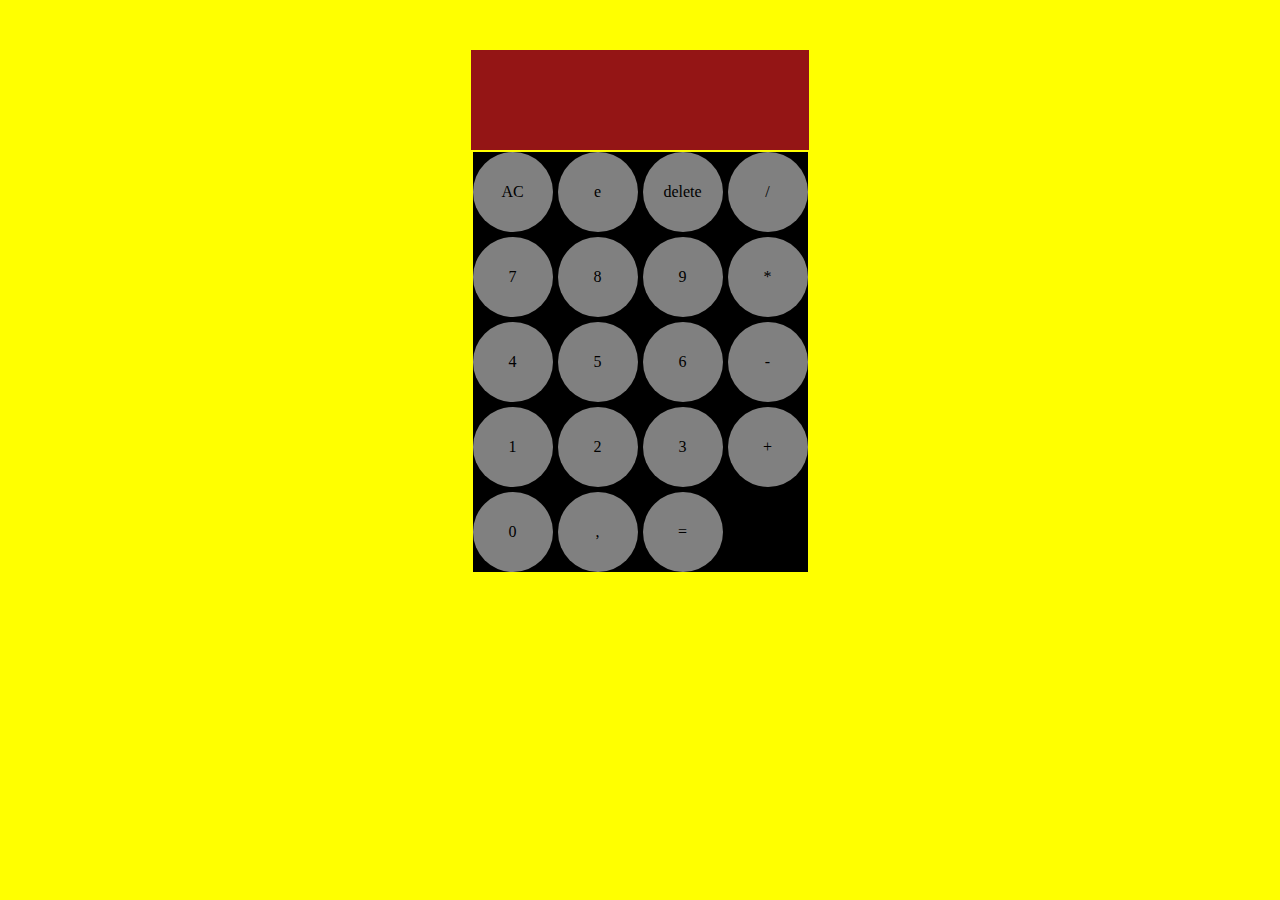
<file: calculator/index.html>
<!DOCTYPE html>
<html lang="en">
<head>
    <link rel="stylesheet" href="style.css">
    <meta charset="UTF-8">
    <meta http-equiv="X-UA-Compatible" content="IE=edge">
    <meta name="viewport" content="width=device-width, initial-scale=1.0">
    <title>Document</title>
</head>
<body>
    <div class="vrednost">

    </div>
    <div class="container">
        <div class="grid item1">AC</div>
        <div class="grid item2">e</div>
        <div class="grid item3">delete</div>
        <div class="grid item4">/</div>
        <div class="grid item5">7</div>
        <div class="grid item6">8</div>
        <div class="grid item7">9</div>
        <div class="grid item8">*</div>
        <div class="grid item9">4</div>
        <div class="grid item10">5</div>
        <div class="grid item11">6</div>
        <div class="grid item12">-</div>
        <div class="grid item13">1</div>
        <div class="grid item14">2</div>
        <div class="grid item15">3</div>
        <div class="grid item16">+</div>
        <div class="grid item17">0</div>
        <div class="grid item18">,</div>
        <div class="grid item19">=</div>
    </div>
    <script src="app.js"></script>
</body>
</html>
</file>
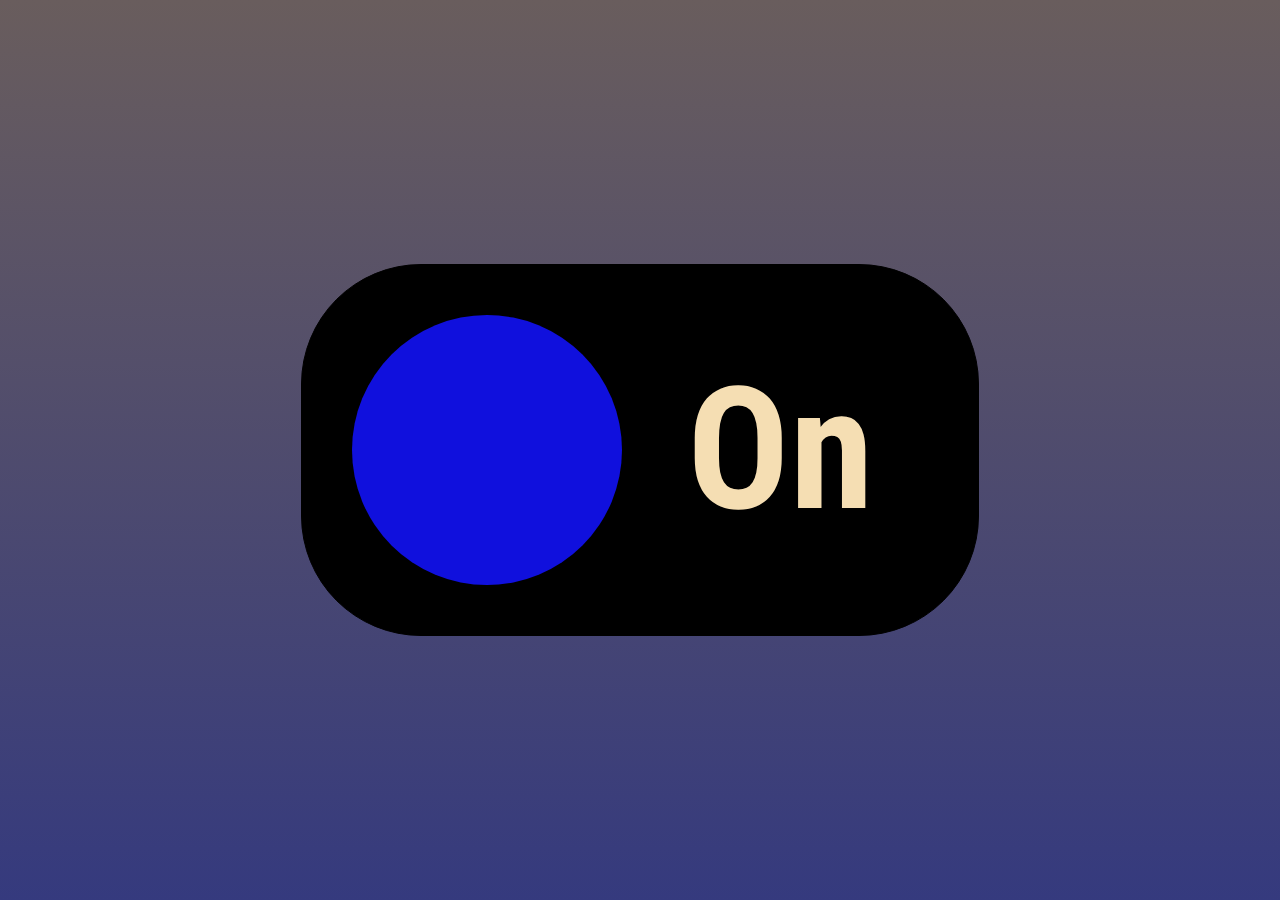
<file: onOff/index.html>
<!DOCTYPE html>
<html lang="en">
<head>
    <link rel="preconnect" href="https://fonts.googleapis.com">
<link rel="preconnect" href="https://fonts.gstatic.com" crossorigin>
<link href="https://fonts.googleapis.com/css2?family=Roboto+Condensed:wght@300&display=swap" rel="stylesheet">
    <link rel="stylesheet" href="style.css">
    <meta charset="UTF-8">
    <meta http-equiv="X-UA-Compatible" content="IE=edge">
    <meta name="viewport" content="width=device-width, initial-scale=1.0">
    <title>Document</title>
</head>
<body>
    <div class="container">
        <h1 id="tekst1">On</h1>
        <h1 id="tekst">On</h1>
        <div class="on"></div>
    </div>
    <script src="app.js"></script>
</body>
</html>
</file>
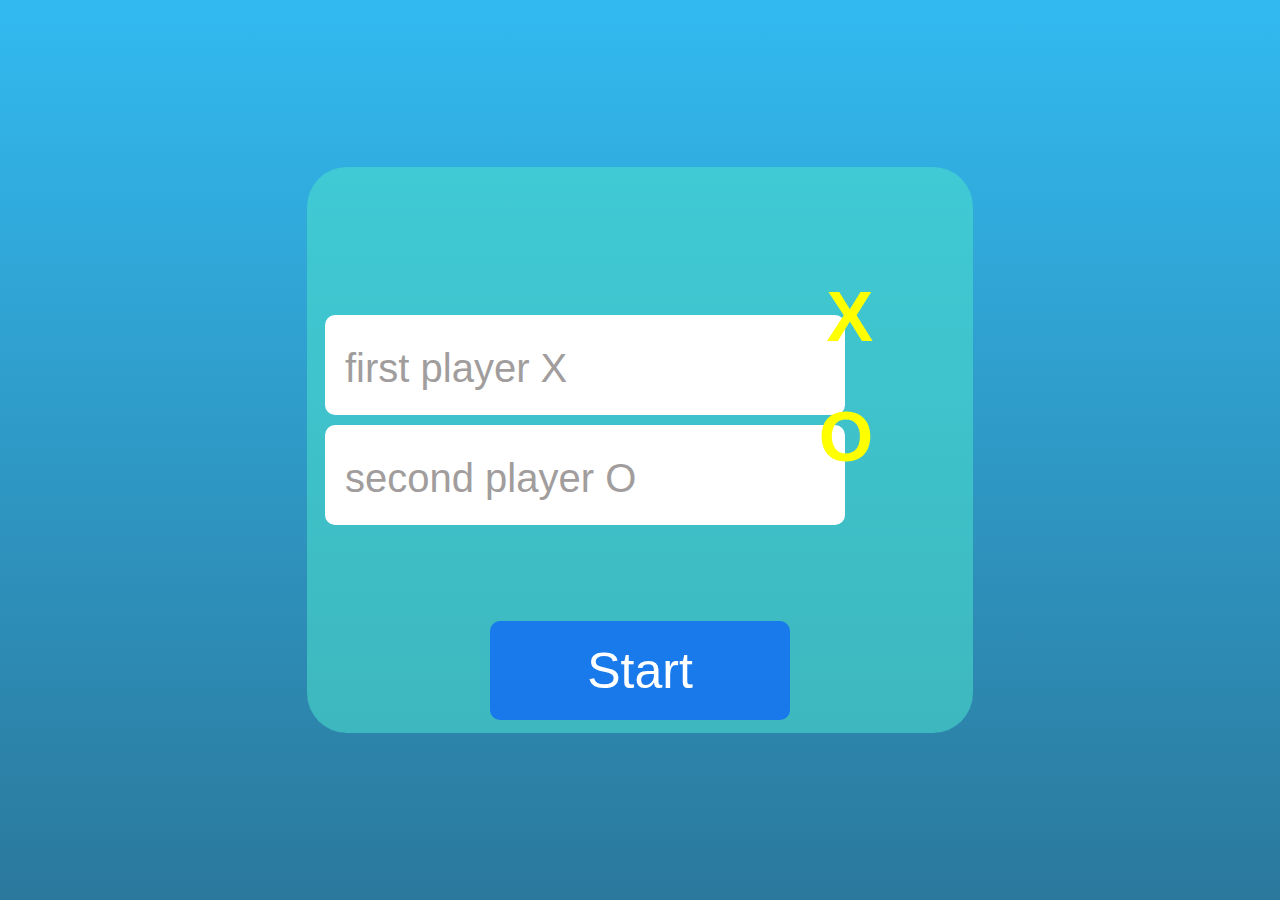
<file: ticgame/index.html>
<!DOCTYPE html>
<html lang="en">
<head>
    <link rel="stylesheet" href="style.css">
    <link rel="stylesheet" href="login.css">
    <meta charset="UTF-8">
    <meta http-equiv="X-UA-Compatible" content="IE=edge">
    <meta name="viewport" content="width=device-width, initial-scale=1.0">
    <title>Document</title>
</head>
<body>
    
    <section class="Main">
        <div class="pobedaX">
        </div>
        <div class="pobedaO">
        </div>
        <h1 class="naslov">Start game ...</h1>
        
        <section class="container">
            <button class="dugme dugme1"></button>
            <button class="dugme dugme2"></button>
            <button class="dugme dugme3"></button>
            <button class="dugme dugme4"></button>
            <button class="dugme dugme5"></button>
            <button class="dugme dugme6"></button>
            <button class="dugme dugme7"></button>
            <button class="dugme dugme8"></button>
            <button class="dugme dugme9"></button>
        </section>
    </section>
    
    <section class="notMain">
        <div class="pocetna">
            
            <input type="text" id="playerfirst" placeholder="first player X">
            <h1 class="x">X</h1>
            <input type="text" id="playersecond" placeholder="second player O">
            <h1 class="oks">O</h1>

        </div>
        <button class="btnStart">Start</button>
    </section>
    <script src="app.js"></script>
</body>
</html>
</file>
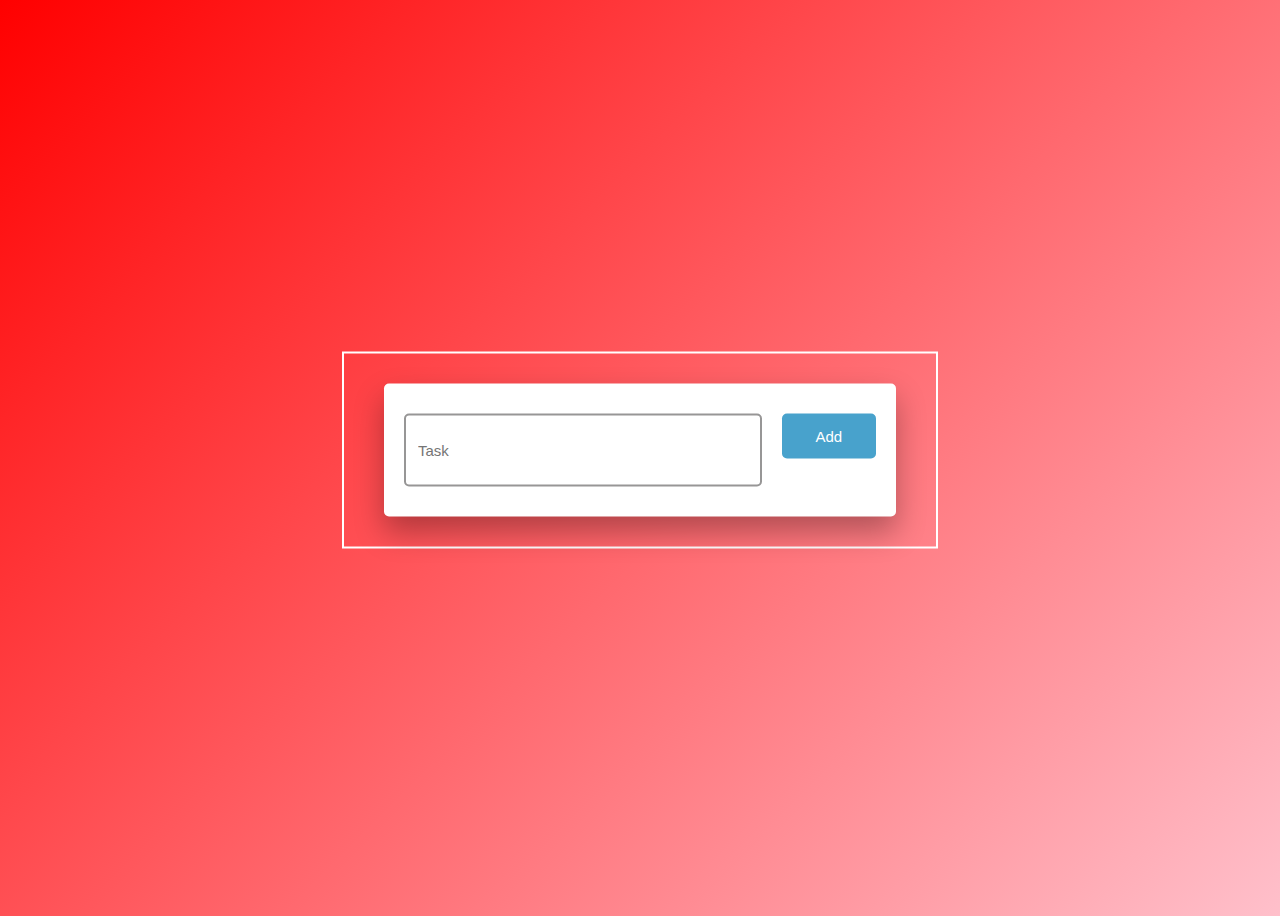
<file: toDoList/index.html>
<!DOCTYPE html>
<html lang="en">
<head>
    <link rel="stylesheet" href="style.css">
    <meta charset="UTF-8">
    <meta http-equiv="X-UA-Compatible" content="IE=edge">
    <meta name="viewport" content="width=device-width, initial-scale=1.0">
    <title>Document</title>
</head>
<body>
    <div class="container">
        <div id="newtask">
            <input type="text" placeholder="Task" id="input">
            <button id="push">Add</button>

        </div>
        <div id="tasks" class="tasksStyle">

        </div>
    </div>





    <script src="app.js"></script>
</body>
</html>
</file>
<file: calculator/style.css>
*{
    padding: 0%;
    margin: 0%;
}
body{
    background-color: yellow;
    display: flex;
    justify-content: center;
    align-items: center;
    flex-direction: column;
}


.container{
    background-color: black;
    display: grid;
    grid-template-columns: auto auto auto auto;
    grid-gap: 5px;
}

.grid{
    background-color: grey;
    width: 80px;
    height: 80px;
    border-radius: 50%;
    text-align: center;
    display: flex;
    justify-content: center;
    align-items: center;
}
.item11{

}
.vrednost{
    margin: 50px 0px 2px 0px;
    font-size: 30px;
    color: white;
    font-weight: bold;
    display: flex;
    justify-content: flex-end;
    height: 100px;
    width: 338px;
    background-color: rgb(148, 21, 21);
}
</file>
<file: onOff/style.css>
*{
    margin: 0%;
    padding: 0%;
}

body{
    height: 100vh;
    display: flex;
    justify-content: center;
    align-items: center;
    background: linear-gradient(rgb(105, 93, 93),rgb(53, 58, 126));
}

.container{
    position: relative;
    padding: 50px;
    width: 45%;
    height: 30%;
    align-items: center;
    display: flex;
    background-color: black;
    border-radius: 120px;
    border: 1px black solid;

}


#tekst,#tekst1{
    position: absolute;
    left: 57%;
    font-size: 170px;
    color: wheat;
    font-family: 'Roboto Condensed', sans-serif;
    transform: scale(0);

}
#tekst1{
    transform: scale(1);
}
.on{
    width: 270px;
    height: 270px;
    background-color: rgb(16, 16, 221);
    border-radius: 50%;
    color: white;
    display: flex;
    justify-content: center;
    align-items: center;
    
    font-size: 0px;
    
}



@keyframes animacija{
    0%{margin-left: 0%;}
    100%{margin-left: 56%;}
}
@keyframes animacijaOff{
    0%{margin-left: 56%;}
    100%{margin-left: 0%;}
}


@keyframes animacijaT{
    0%{transform: scale(0);}
    100%{transform: scale(1);}
}

@keyframes animacijaF{
    0%{transform: scale(0);}
    100%{transform: scale(1);}
}
</file>
<file: ticgame/style.css>
*{

    margin: 0%;
    padding: 0%;


}
.Main{
    background: linear-gradient(rgb(43, 168, 168),rgb(16, 106, 158));
    width: 100%;
    height: 100vh;
    position: absolute;
    display: flex;
    justify-content: center;
    align-items: center;
    flex-direction: column;
    font-family: Poppins,sans-serif;
    
}


.container{    
    width: 500px;
    height: 500px;
    display: grid;
    grid-template-columns: auto auto auto;
    grid-gap: 5px;
}


.pobedaX ,.pobedaO{
    z-index: 10;
    margin-top: 20px;

    top: 0%;
    text-align: center;
    padding-top: 15%;
    font-size: 70px;
    color: rgb(62, 184, 255);
    background-color: rgb(255, 255, 0);
    text-shadow: 5px 5px 5px black;
    width: 79%;
    border-radius: 10px;
    height: 0%;
    position: absolute;
    display: none;
    animation: padBg 3s;
    animation-fill-mode: forwards;

}



@keyframes padBg{
    0%{
        height: 20vh;
    }
    100%{
        height: 60vh;
    }
}

.dugme{
    background-color: yellow;
    width: 165px;
    height: 165px;
    display: flex;
    flex-direction: column;
    justify-content: center;
    align-items: center;
    position: relative;
    border: 2px solid orange;
    
}



.nest{
    z-index: 3;
    position: absolute;
    width: 0%;
    height: 8px;
    background: rgb(29, 173, 184);
    transform: rotate(55deg);
    animation: anm 0.8s;
    animation-fill-mode: forwards;
    
    
}
.nist{
    z-index: 3;
    position: absolute;
    width: 0%;
    height: 8px;
    background: rgb(29, 173, 184);
    transform: rotate(-55deg);
    animation: anm 0.8s;
    animation-fill-mode: forwards;
    
}


.nust{
    position: absolute;
    z-index: 3;
    background: none;
    border: 7px rgb(29, 173, 184) solid;
    border-radius: 100%;
    width: 0%;
    height: 0%;
    animation: krug 1s;
    animation-fill-mode: forwards;
    
}
@keyframes krug {
    0%{width: 0%;}
    100%{width: 70%;
        height: 70%;}
}


@keyframes anm{
    0%{width: 0%;}
    100%{width: 90%;}
}

.naslov{
    margin: 0%;
    padding: 0%;
    margin-bottom: 30px;
    font-size: 35px;
    color: orange;
    font-family: Arial, Helvetica, sans-serif;
}
</file>
<file: ticgame/login.css>
*{
    margin: 0%;
    padding: 0%;
}
.notMain{
    width: 100%;
    height: 100vh;
    position: absolute;
    display: none;
    display: flex;
    align-items: center;
    justify-content: center;
    background: linear-gradient(rgb(50, 186, 240),rgb(43, 120, 156));
    height: 100vh;
    flex-direction: column;
}



.nickname{
    font-size: 70px;
    font-family: Poppins,sans-serif;
    color: blue;
}
::placeholder{
    color: rgb(161, 157, 157);
    font-size: 40px;
    
    opacity: 1;
}

#playerfirst ,#playersecond,.error{
    
    margin: 5px;
    width: 500px;
    height: 100px;
    font-size: 50px;
    padding-left: 20px;
    color: rgba(2, 0, 116, 0.644);
    border-radius: 10px;
    border: 0px solid;
    font-family: Verdana, Geneva, Tahoma, sans-serif;
    position: relative;
    bottom: 30px;
    
}
.pocetna{
    position: relative;
    border-radius: 40px;
    display: flex;
    justify-content: center;
    flex-direction: column;
    padding: 13px;
    width: 50%;
    height: 60%;
    background-color: rgba(75, 224, 204, 0.568);
}
.btnStart{
    position: absolute;
    bottom: 20%;
    width: 300px;
    height: 99px;
    font-size: 50px;
    color: white;
    border: none;
    border-radius: 10px;
    background: rgba(10, 95, 252, 0.705);
    animation: btnAnm 1s infinite;
}
.btnStart:hover{
    background-color: rgba(0, 102, 255, 0.5);
}

@keyframes btnAnm{
    0%{
        width: 300px;
        height: 99px;
        border-radius: 10px;
        
    }
    80%{
        width: 320px;
        font-size: 56px;
        height: 110px;
        border-radius: 13px;
    }
    100%{
        width: 300px;
        font-size: 50px;
        height: 99px;
        border-radius: 10px;

    }
}
.x,.oks{
    
    position: absolute;
    right: 15%;
    color: yellow;
    font-family: 'Franklin Gothic Medium', 'Arial Narrow', Arial, sans-serif;
    font-size: 70px;
    
    animation: xO 2s infinite;

    
}
.x{
    top: 110px;
}
.oks{
    top: 230px;
}

@keyframes xO{
    0%{
        transform: rotate(0);
    }
    100%{
        transform: rotate(360deg);
    }
}


#playerfirst:focus,#playersecond:focus-within{
    border: none;
    
    outline: none;

}

@keyframes failed{
    0%{
        transform: rotate(0deg);
    }
    40%{
        transform: rotate(3deg);
    }
    60%{
        transform: rotate(0deg);
    }
    100%{
        transform: rotate(-3deg);
    }
}
</file>
<file: toDoList/style.css>
::before,
::after{
    margin: 0p;
    padding: 0%;
    box-sizing: border-box;
}

body{
    height: 100vh;
    background: linear-gradient(
        135deg,
        red,
        pink

    );
    z-index: 1;
}

.container{
    border: 2px solid white;
    width: 40%;
    position: absolute;
    transform: translate(-50%,-50%);
    top: 50%;
    left: 50%;
    padding: 30px 40px;
}

#newtask{
    position: relative;
    background: white;
    padding: 30px 20px;
    border-radius: 5px;
    box-shadow: 0px 15px 30px rgba(0,0,0,0.3);
    
}

#newtask input{
    width: 70%;
    width: 70%;
    height: 45px;
    font-family: 'Segoe UI', Tahoma, Geneva, Verdana, sans-serif;
    font-size: 15px;
    border: 2px solid rgb(151, 150, 150);
    padding: 12px;
    color: black;
    font-weight: 500;
    position: relative;
    border-radius: 5px;
    

}

#newtask input:focus{
    outline: none ;
    border: rgb(236, 135, 152);
    
}
#newtask button{
    position: relative;
    float: right;
    width: 20%;
    height: 45px;
    border-radius: 5px;
    font-weight: 500;
    font-size: 15px;
    background-color: #48a2cc;
    border: none;
    color: white;
    cursor: pointer;
}

.tasksStyle{
    
    border-radius: 10px;
    box-shadow: 0px 15px 30px rgba(0,0,0,0.3);
    width: 90%;
    position: absolute;
    
    
}

#delete1{
    position: relative;
    transition: all 1.2s;
    background-color: rgb(243, 240, 240);
    border: none;
    border-radius: 5px;
    color: white;
    height: 3px;
    z-index: -1;
    left: -8px;

}
#divTasks:hover #delete1{
    height: 13.6vh;
    background-color: rgb(224, 13, 13);
    left: 0px;
    z-index: 1;

    
}
#divTasks{
    display: flex;
    justify-content: space-between;
}

#naslovTasks{
    color: white;
    font-family: 'Gill Sans', 'Gill Sans MT', Calibri, 'Trebuchet MS', sans-serif;
}

.task{
    background-color: white;
    height: 50px;
    padding: 5px 10px;
    margin-top: 10px;
    display: flex;
    align-items: center;
    justify-content: space-between;
    border-bottom: violet 2px solid;
}


.task span{
    font-family: 'Poppins',sans-serif;
    font-size: 15px;
    font-weight: 400;
}

.task button{
    background-color: rgb(141, 47, 141);
    height: 100%;
    width: 40px;
    border-radius: 5px;
    color: white;
    border: none;
    outline: none;
    cursor: pointer;
    
}


#divTasks{
    display: flex;
    background:linear-gradient(
        70deg,
        rgb(60, 111, 189),
        rgb(153, 167, 197)
    );
    border-radius: 10px;

}
</file>
